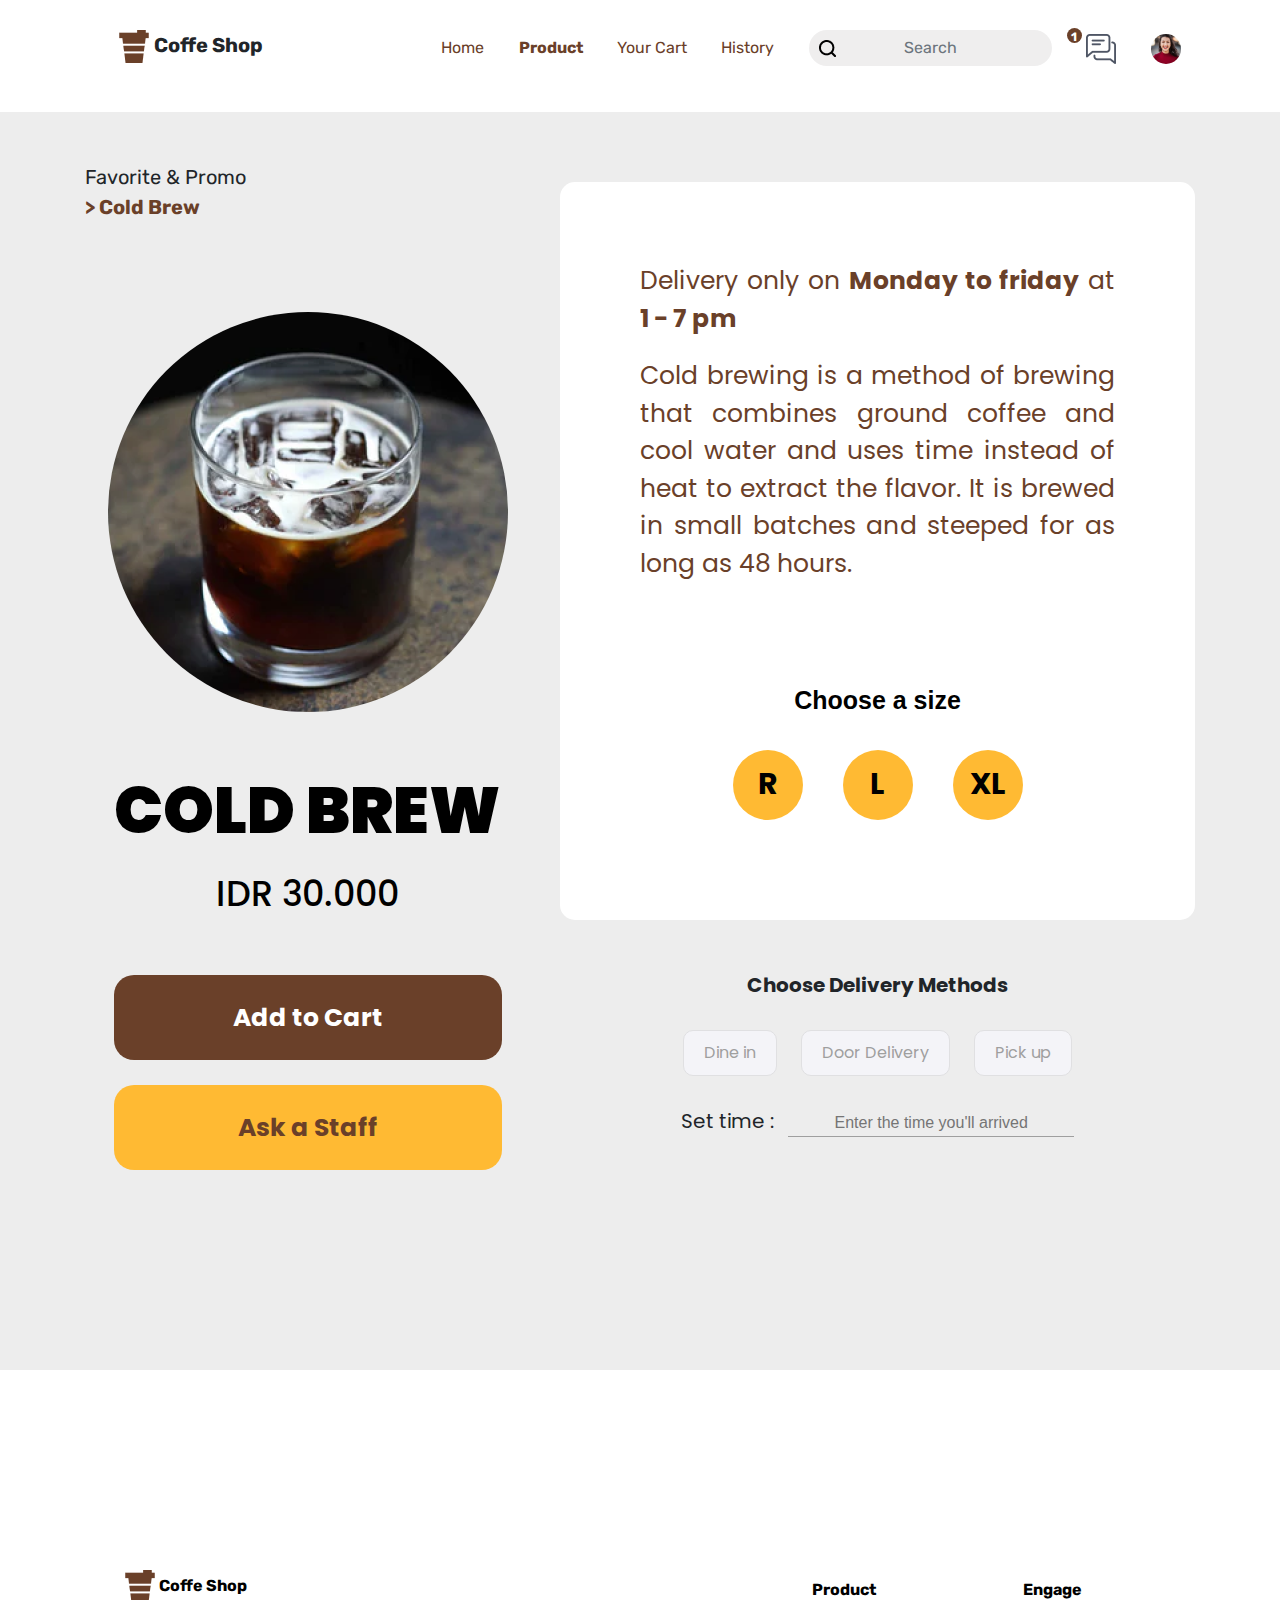
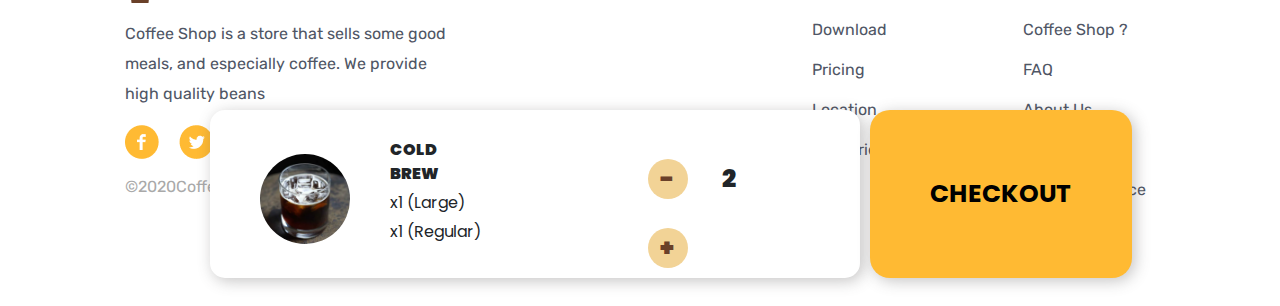
<file: detailProduct/index.html>
<!DOCTYPE html>
<html lang="en">
  <head>
    <meta charset="UTF-8" />
    <meta name="viewport" content="width=device-width, initial-scale=1.0" />
    <title>Coffe Shop</title>
    <link
      rel="stylesheet"
      href="https://maxcdn.bootstrapcdn.com/bootstrap/4.0.0/css/bootstrap.min.css"
      integrity="sha384-Gn5384xqQ1aoWXA+058RXPxPg6fy4IWvTNh0E263XmFcJlSAwiGgFAW/dAiS6JXm"
      crossorigin="anonymous"
    />
    <link rel="stylesheet" href="style.css" />
  </head>
  <body>
    <div class="container-fluid">
      <header>
        <ul class="header-brand">
          <li class="logo">
            <img src="img/coffee-logo.png" alt="coffee-logo" />
          </li>
          <li class="text">Coffe Shop</li>
        </ul>
        <ul class="header-menu">
          <li class="home"><a href="../product/index.html">Home</a></li>
          <li class="product">
            <a href="index.html">Product</a>
          </li>
          <li class="cart"><a href="../payment/index.html">Your Cart</a></li>
          <li class="history"><a href="../history/index.html">History</a></li>
          <li class="img-search">
            <img src="img/input-search.png" alt="icon" />
            <input
              type="text"
              class="form-control"
              placeholder="Search"
              id="search"
            />
          </li>
          <li class="img-chat">
            <span class="badge">1</span>
            <img src="img/chat.png" alt="chat" />
          </li>
          <li class="img-user"><img src="img/user.png" alt="account" /></li>
        </ul>
      </header>
      <main>
        <div class="container">
          <div class="row">
            <div class="col-md-5">
              <aside>
                <div>
                  <div class="nav-aside">
                    <div class="nav">Favorite & Promo</div>
                    <div class="nav-active">> Cold Brew</div>
                  </div>
                  <div class="product-item">
                    <img src="img/detail-img.png" alt="image-item" />
                    <div class="detail">
                      <label class="name-product">COLD BREW</label>
                      <label class="price-product">IDR 30.000</label>
                    </div>
                  </div>
                </div>
                <button class="btn-add">Add to Cart</button><br />
                <button class="btn-ask">Ask a Staff</button>
              </aside>
            </div>
            <div class="col-md-7">
              <section>
                <div class="card">
                  <div class="card-body">
                    <div class="text1">
                      Delivery only on <strong>Monday to friday</strong> at
                      <strong>1 - 7 pm</strong>
                    </div>
                    <div class="text2">
                      Cold brewing is a method of brewing that combines ground
                      coffee and cool water and uses time instead of heat to
                      extract the flavor. It is brewed in small batches and
                      steeped for as long as 48 hours.
                    </div>
                    <div class="size">
                      <label class="text-size">Choose a size</label>
                      <div class="size-img">
                        <div class="round-size">R</div>
                        <div class="round-size">L</div>
                        <div class="round-size">XL</div>
                      </div>
                    </div>
                  </div>
                </div>
                <div class="delivery-method">
                  <label class="text-deliv">Choose Delivery Methods</label>
                  <div class="btn-deliv">
                    <button>Dine in</button>
                    <button>Door Delivery</button>
                    <button>Pick up</button>
                  </div>
                  <div>
                    <label class="input-label">Set time : </label>
                    <input
                      type="text"
                      placeholder="Enter the time you'll arrived"
                    />
                  </div>
                </div>
              </section>
            </div>
          </div>
        </div>
      </main>
      <div class="footer-background">
        <div class="checkout-item">
          <div class="card">
            <div class="card-body">
              <div class="checkout-img">
                <img src="img/detail-img.png" alt="detail-img" />
              </div>
              <div class="checkout-text">
                <ul class="kind-item">
                  <li class="item-name">COLD BREW</li>
                  <li>x1 (Large)</li>
                  <li>x1 (Regular)</li>
                </ul>
              </div>
              <div class="checkout-total">
                <button>-</button>
                <label>2</label>
                <button>+</button>
              </div>
            </div>
          </div>
        </div>
        <div class="check-out">
          <button>CHECKOUT</button>
        </div>
        <div class="container">
          <footer>
            <div class="footer-profile">
              <ul class="footer-brand">
                <li class="logo">
                  <img src="img/coffee-logo.png" alt="coffee-logo" />
                </li>
                <li class="text">Coffe Shop</li>
              </ul>
              <p class="profile-text">
                Coffee Shop is a store that sells some good <br />
                meals, and especially coffee. We provide <br />high quality
                beans
              </p>
              <ul class="footer-medsos">
                <li>
                  <img src="img/fb.png" alt="facebook" />
                </li>
                <li>
                  <img src="img/twitter.png" alt="twitter" />
                </li>
                <li>
                  <img src="img/instagram.png" alt="twitter" />
                </li>
              </ul>
              <p class="text-copy">©2020CoffeeStore</p>
            </div>
            <ul class="footer-product">
              <li class="label-product">Product</li>
              <li>Download</li>
              <li>Pricing</li>
              <li>Location</li>
              <li>Countries</li>
              <li>Blog</li>
            </ul>
            <ul class="footer-engage">
              <li class="label-engage">Engage</li>
              <li>Coffee Shop ?</li>
              <li>FAQ</li>
              <li>About Us</li>
              <li>Privacy Policy</li>
              <li>Terms of Service</li>
              <!-- <li>Terms of Service</li> -->
            </ul>
          </footer>
        </div>
      </div>
    </div>
  </body>
</html>
</file>
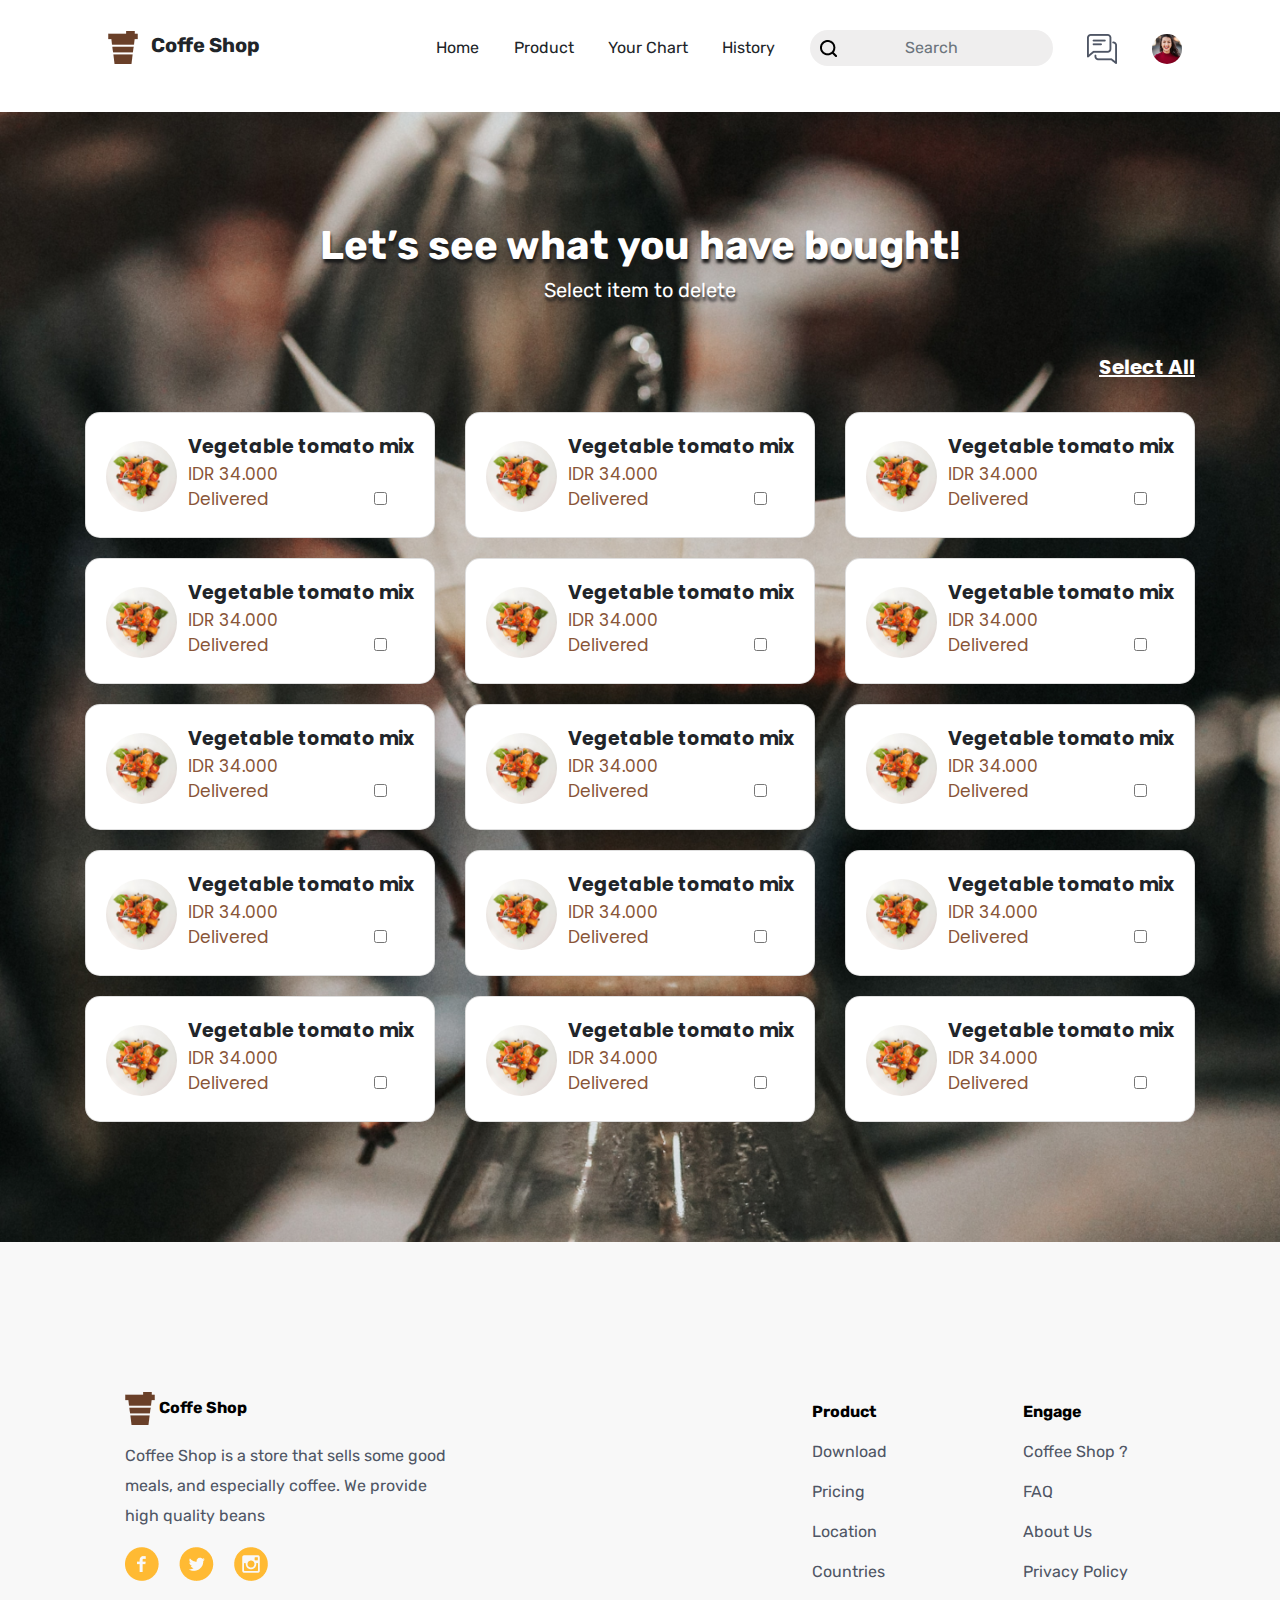
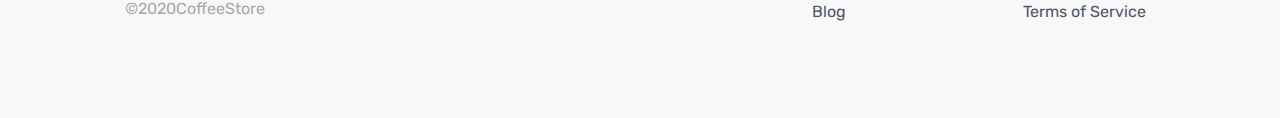
<file: history/index.html>
<!DOCTYPE html>
<html lang="en">
  <head>
    <meta charset="UTF-8" />
    <meta name="viewport" content="width=device-width, initial-scale=1.0" />
    <title>Coffe Shop</title>
    <link
      rel="stylesheet"
      href="https://maxcdn.bootstrapcdn.com/bootstrap/4.0.0/css/bootstrap.min.css"
      integrity="sha384-Gn5384xqQ1aoWXA+058RXPxPg6fy4IWvTNh0E263XmFcJlSAwiGgFAW/dAiS6JXm"
      crossorigin="anonymous"
    />
    <link
      rel="stylesheet"
      href="https://use.fontawesome.com/releases/v5.6.3/css/all.css"
      integrity="sha384-UHRtZLI+pbxtHCWp1t77Bi1L4ZtiqrqD80Kn4Z8NTSRyMA2Fd33n5dQ8lWUE00s/"
      crossorigin="anonymous"
    />
    <link rel="stylesheet" href="style.css" />
  </head>
  <body>
    <div class="container-fluid">
      <header>
        <ul class="header-brand">
          <li class="logo">
            <img src="img/coffee-logo.png" alt="coffee-logo" />
          </li>
          <li class="text">Coffe Shop</li>
        </ul>
        <ul class="header-menu">
          <li>Home</li>
          <li>Product</li>
          <li>Your Chart</li>
          <li>History</li>
          <li class="img-search">
            <img src="img/input-search.png" alt="icon" />
            <input
              type="text"
              class="form-control"
              placeholder="Search"
              id="search"
            />
          </li>
          <li class="img-chat"><img src="img/chat.png" alt="chat" /></li>
          <li class="img-user"><img src="img/user.png" alt="account" /></li>
        </ul>
      </header>
      <main class="bg">
        <div class="container">
          <div class="title-history">
            <h2>Let’s see what you have bought!</h2>
            <h6>Select item to delete</h6>
          </div>
          <div class="btn-option">
            <a href="#">Select All</a>
          </div>
          <div class="row">
            <div class="col-md-4">
              <div class="card card-history">
                <div class="card-body">
                  <div class="image">
                    <img src="img/item-image.png" alt="image" />
                  </div>
                  <div class="text">
                    <div class="item-name">Vegetable tomato mix</div>
                    <div class="price-item">IDR 34.000</div>
                    <div class="status">
                      <label>Delivered</label>
                      <input type="checkbox" />
                    </div>
                  </div>
                </div>
              </div>
            </div>
            <div class="col-md-4">
              <div class="card card-history">
                <div class="card-body">
                  <div class="image">
                    <img src="img/item-image.png" alt="image" />
                  </div>
                  <div class="text">
                    <div class="item-name">Vegetable tomato mix</div>
                    <div class="price-item">IDR 34.000</div>
                    <div class="status">
                      <label>Delivered</label>
                      <input type="checkbox" />
                    </div>
                  </div>
                </div>
              </div>
            </div>
            <div class="col-md-4">
              <div class="card card-history">
                <div class="card-body">
                  <div class="image">
                    <img src="img/item-image.png" alt="image" />
                  </div>
                  <div class="text">
                    <div class="item-name">Vegetable tomato mix</div>
                    <div class="price-item">IDR 34.000</div>
                    <div class="status">
                      <label>Delivered</label>
                      <input type="checkbox" />
                    </div>
                  </div>
                </div>
              </div>
            </div>
          </div>
          <div class="row">
            <div class="col-md-4">
              <div class="card card-history">
                <div class="card-body">
                  <div class="image">
                    <img src="img/item-image.png" alt="image" />
                  </div>
                  <div class="text">
                    <div class="item-name">Vegetable tomato mix</div>
                    <div class="price-item">IDR 34.000</div>
                    <div class="status">
                      <label>Delivered</label>
                      <input type="checkbox" />
                    </div>
                  </div>
                </div>
              </div>
            </div>
            <div class="col-md-4">
              <div class="card card-history">
                <div class="card-body">
                  <div class="image">
                    <img src="img/item-image.png" alt="image" />
                  </div>
                  <div class="text">
                    <div class="item-name">Vegetable tomato mix</div>
                    <div class="price-item">IDR 34.000</div>
                    <div class="status">
                      <label>Delivered</label>
                      <input type="checkbox" />
                    </div>
                  </div>
                </div>
              </div>
            </div>
            <div class="col-md-4">
              <div class="card card-history">
                <div class="card-body">
                  <div class="image">
                    <img src="img/item-image.png" alt="image" />
                  </div>
                  <div class="text">
                    <div class="item-name">Vegetable tomato mix</div>
                    <div class="price-item">IDR 34.000</div>
                    <div class="status">
                      <label>Delivered</label>
                      <input type="checkbox" />
                    </div>
                  </div>
                </div>
              </div>
            </div>
          </div>
          <div class="row">
            <div class="col-md-4">
              <div class="card card-history">
                <div class="card-body">
                  <div class="image">
                    <img src="img/item-image.png" alt="image" />
                  </div>
                  <div class="text">
                    <div class="item-name">Vegetable tomato mix</div>
                    <div class="price-item">IDR 34.000</div>
                    <div class="status">
                      <label>Delivered</label>
                      <input type="checkbox" />
                    </div>
                  </div>
                </div>
              </div>
            </div>
            <div class="col-md-4">
              <div class="card card-history">
                <div class="card-body">
                  <div class="image">
                    <img src="img/item-image.png" alt="image" />
                  </div>
                  <div class="text">
                    <div class="item-name">Vegetable tomato mix</div>
                    <div class="price-item">IDR 34.000</div>
                    <div class="status">
                      <label>Delivered</label>
                      <input type="checkbox" />
                    </div>
                  </div>
                </div>
              </div>
            </div>
            <div class="col-md-4">
              <div class="card card-history">
                <div class="card-body">
                  <div class="image">
                    <img src="img/item-image.png" alt="image" />
                  </div>
                  <div class="text">
                    <div class="item-name">Vegetable tomato mix</div>
                    <div class="price-item">IDR 34.000</div>
                    <div class="status">
                      <label>Delivered</label>
                      <input type="checkbox" />
                    </div>
                  </div>
                </div>
              </div>
            </div>
          </div>
          <div class="row">
            <div class="col-md-4">
              <div class="card card-history">
                <div class="card-body">
                  <div class="image">
                    <img src="img/item-image.png" alt="image" />
                  </div>
                  <div class="text">
                    <div class="item-name">Vegetable tomato mix</div>
                    <div class="price-item">IDR 34.000</div>
                    <div class="status">
                      <label>Delivered</label>
                      <input type="checkbox" />
                    </div>
                  </div>
                </div>
              </div>
            </div>
            <div class="col-md-4">
              <div class="card card-history">
                <div class="card-body">
                  <div class="image">
                    <img src="img/item-image.png" alt="image" />
                  </div>
                  <div class="text">
                    <div class="item-name">Vegetable tomato mix</div>
                    <div class="price-item">IDR 34.000</div>
                    <div class="status">
                      <label>Delivered</label>
                      <input type="checkbox" />
                    </div>
                  </div>
                </div>
              </div>
            </div>
            <div class="col-md-4">
              <div class="card card-history">
                <div class="card-body">
                  <div class="image">
                    <img src="img/item-image.png" alt="image" />
                  </div>
                  <div class="text">
                    <div class="item-name">Vegetable tomato mix</div>
                    <div class="price-item">IDR 34.000</div>
                    <div class="status">
                      <label>Delivered</label>
                      <input type="checkbox" />
                    </div>
                  </div>
                </div>
              </div>
            </div>
          </div>
          <div class="row">
            <div class="col-md-4">
              <div class="card card-history">
                <div class="card-body">
                  <div class="image">
                    <img src="img/item-image.png" alt="image" />
                  </div>
                  <div class="text">
                    <div class="item-name">Vegetable tomato mix</div>
                    <div class="price-item">IDR 34.000</div>
                    <div class="status">
                      <label>Delivered</label>
                      <input type="checkbox" />
                    </div>
                  </div>
                </div>
              </div>
            </div>
            <div class="col-md-4">
              <div class="card card-history">
                <div class="card-body">
                  <div class="image">
                    <img src="img/item-image.png" alt="image" />
                  </div>
                  <div class="text">
                    <div class="item-name">Vegetable tomato mix</div>
                    <div class="price-item">IDR 34.000</div>
                    <div class="status">
                      <label>Delivered</label>
                      <input type="checkbox" />
                    </div>
                  </div>
                </div>
              </div>
            </div>
            <div class="col-md-4">
              <div class="card card-history">
                <div class="card-body">
                  <div class="image">
                    <img src="img/item-image.png" alt="image" />
                  </div>
                  <div class="text">
                    <div class="item-name">Vegetable tomato mix</div>
                    <div class="price-item">IDR 34.000</div>
                    <div class="status">
                      <label>Delivered</label>
                      <input type="checkbox" />
                    </div>
                  </div>
                </div>
              </div>
            </div>
          </div>
        </div>
      </main>
      <div class="footer-background">
        <div class="container">
          <footer>
            <div class="footer-profile">
              <ul class="footer-brand">
                <li class="logo">
                  <img src="img/coffee-logo.png" alt="coffee-logo" />
                </li>
                <li class="text">Coffe Shop</li>
              </ul>
              <p class="profile-text">
                Coffee Shop is a store that sells some good <br />
                meals, and especially coffee. We provide <br />high quality
                beans
              </p>
              <ul class="footer-medsos">
                <li>
                  <img src="img/fb.png" alt="facebook" />
                </li>
                <li>
                  <img src="img/twitter.png" alt="twitter" />
                </li>
                <li>
                  <img src="img/instagram.png" alt="twitter" />
                </li>
              </ul>
              <p class="text-copy">©2020CoffeeStore</p>
            </div>
            <ul class="footer-product">
              <li class="label-product">Product</li>
              <li>Download</li>
              <li>Pricing</li>
              <li>Location</li>
              <li>Countries</li>
              <li>Blog</li>
            </ul>
            <ul class="footer-engage">
              <li class="label-engage">Engage</li>
              <li>Coffee Shop ?</li>
              <li>FAQ</li>
              <li>About Us</li>
              <li>Privacy Policy</li>
              <li>Terms of Service</li>
            </ul>
          </footer>
        </div>
      </div>
    </div>
  </body>
</html>
</file>
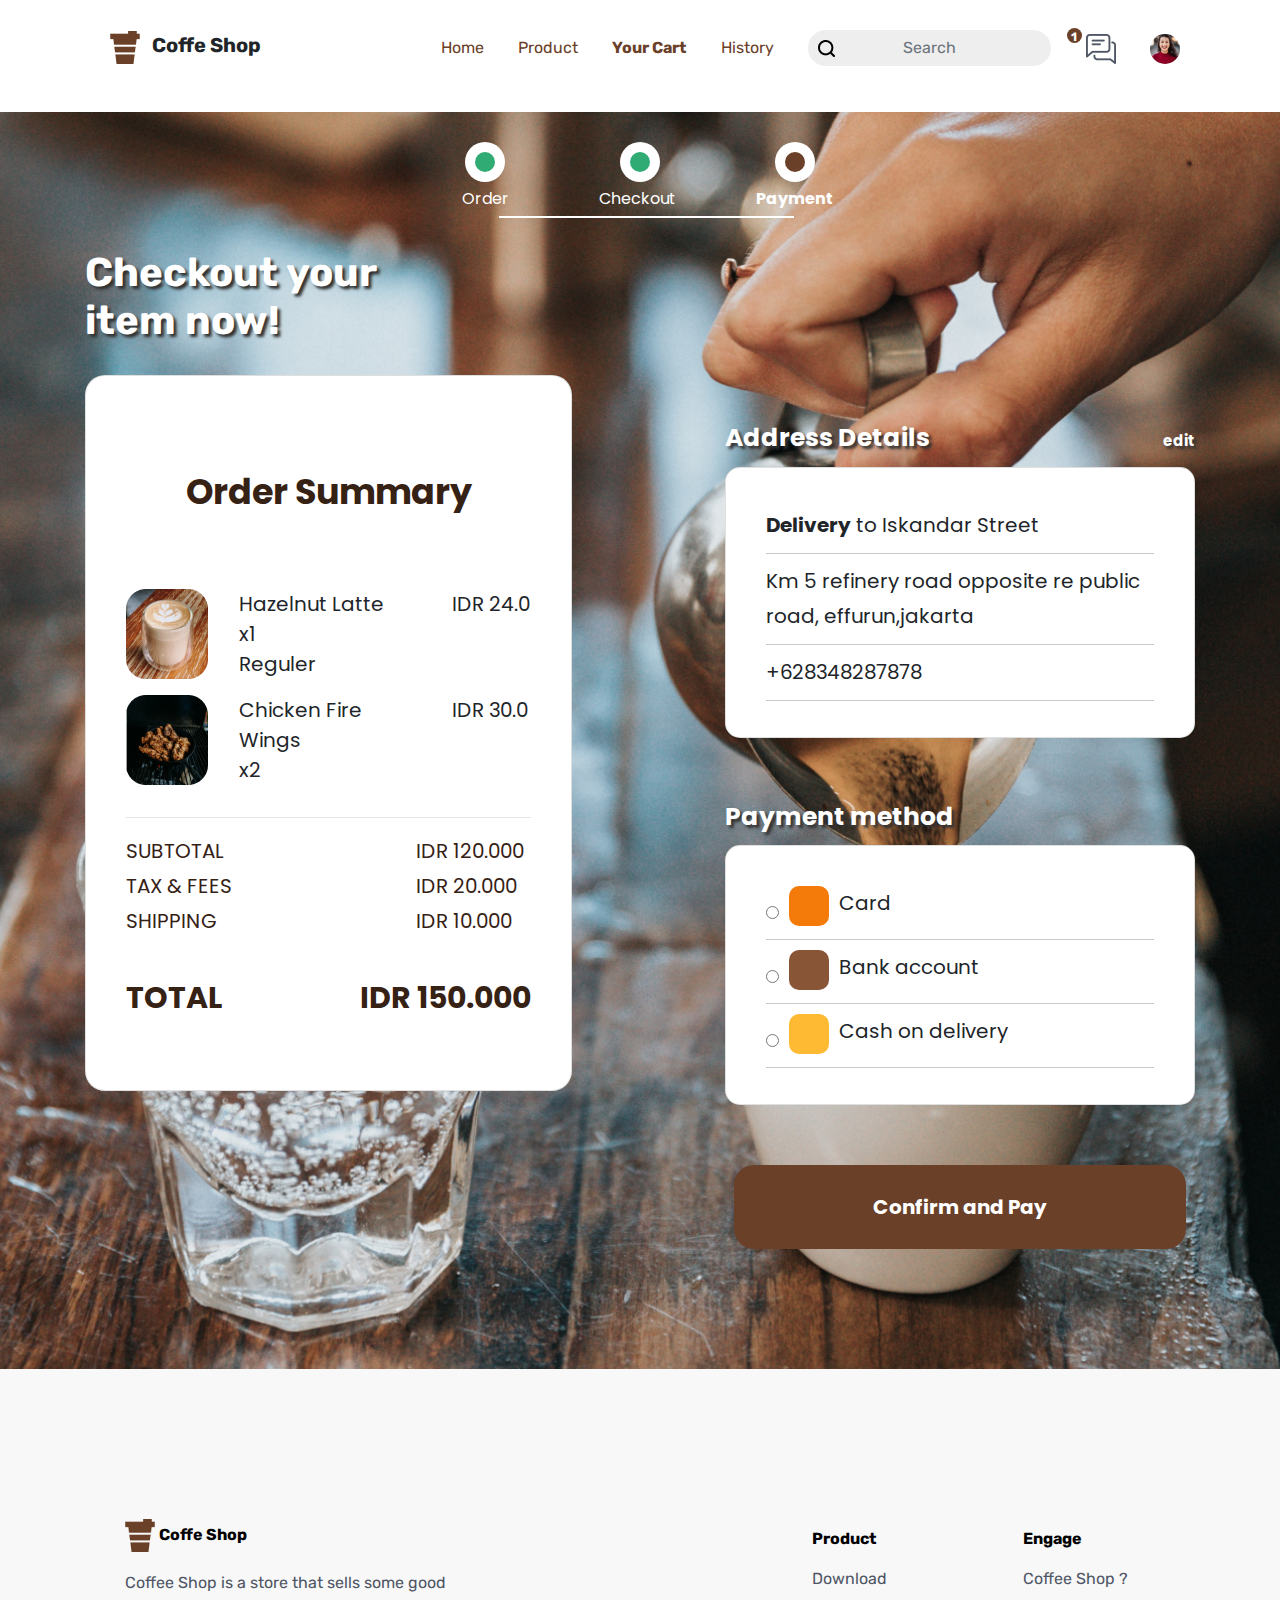
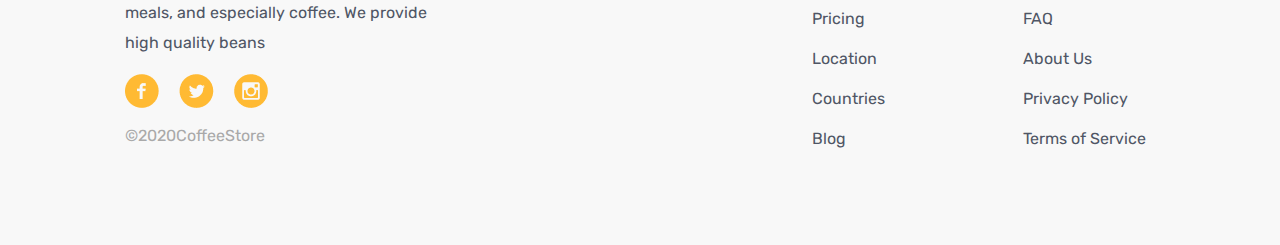
<file: payment/index.html>
<!DOCTYPE html>
<html lang="en">
  <head>
    <meta charset="UTF-8" />
    <meta name="viewport" content="width=device-width, initial-scale=1.0" />
    <title>Coffe Shop</title>
    <link
      rel="stylesheet"
      href="https://maxcdn.bootstrapcdn.com/bootstrap/4.0.0/css/bootstrap.min.css"
      integrity="sha384-Gn5384xqQ1aoWXA+058RXPxPg6fy4IWvTNh0E263XmFcJlSAwiGgFAW/dAiS6JXm"
      crossorigin="anonymous"
    />
    <link
      rel="stylesheet"
      href="https://use.fontawesome.com/releases/v5.6.3/css/all.css"
      integrity="sha384-UHRtZLI+pbxtHCWp1t77Bi1L4ZtiqrqD80Kn4Z8NTSRyMA2Fd33n5dQ8lWUE00s/"
      crossorigin="anonymous"
    />
    <link rel="stylesheet" href="style.css" />
  </head>
  <body>
    <div class="container-fluid">
      <header>
        <ul class="header-brand">
          <li class="logo">
            <img src="img/coffee-logo.png" alt="coffee-logo" />
          </li>
          <li class="text">Coffe Shop</li>
        </ul>
        <ul class="header-menu">
          <li class="home"><a href="index.html">Home</a></li>
          <li class="product">
            <a href="../detailProduct/index.html">Product</a>
          </li>
          <li class="cart"><a href="../payment/index.html">Your Cart</a></li>
          <li class="history"><a href="../history/index.html">History</a></li>
          <li class="img-search">
            <img src="img/input-search.png" alt="icon" />
            <input
              type="text"
              class="form-control"
              placeholder="Search"
              id="search"
            />
          </li>
          <li class="img-chat">
            <span class="badge">1</span>
            <img src="img/chat.png" alt="chat" />
          </li>
          <li class="img-user"><img src="img/user.png" alt="account" /></li>
        </ul>
      </header>
      <main class="bg">
        <div class="container">
          <div class="bar">
            <div class="progres-bar">
              <div class="circle-icon">
                <div class="check-icon">
                  <span class="fas fa-check fa-xs"></span>
                </div>
              </div>
              <div class="circle-icon add-space">
                <div class="check-icon">
                  <span class="fas fa-check fa-xs"></span>
                </div>
              </div>
              <div class="circle-icon">
                <div class="uncheck-icon"></div>
              </div>
              <div class="progres-line"></div>
            </div>
            <div class="label-progres">
              <label>Order</label>
              <label class="label-space">Checkout</label>
              <strong><label>Payment</label></strong>
            </div>
          </div>
          <div class="row">
            <div class="col-md-6">
              <aside>
                <h2 class="title">Checkout your item now!</h2>
                <div class="card">
                  <div class="card-body">
                    <div class="summary">Order Summary</div>
                    <div class="row">
                      <div class="col-md-2 col-sm-2 col-xs-2 img">
                        <img src="img/image36.png" alt="img" />
                      </div>
                      <div class="col-md-7 col-sm-7 col-xs-7">
                        <ul class="list-item">
                          <li>Hazelnut Latte</li>
                          <li>x1</li>
                          <li>Reguler</li>
                        </ul>
                      </div>
                      <div class="col-md-3 col-sm-3 col-xs-3">
                        <div class="price-item">IDR 24.0</div>
                      </div>
                    </div>
                    <div class="row">
                      <div class="col-md-2 col-sm-2 col-xs-2 img">
                        <img src="img/image37.png" alt="img" />
                      </div>
                      <div class="col-md-7 col-sm-7 col-xs-7">
                        <ul class="list-item">
                          <li>Chicken Fire Wings</li>
                          <li>x2</li>
                          <li></li>
                        </ul>
                      </div>
                      <div class="col-md-3 col-sm-3 col-xs-3">
                        <div class="price-item">IDR 30.0</div>
                      </div>
                    </div>
                    <hr />
                    <div class="row subtotal">
                      <div class="col-md-8 col-sm-8 label">
                        <ul>
                          <li>SUBTOTAL</li>
                          <li>TAX & FEES</li>
                          <li>SHIPPING</li>
                        </ul>
                      </div>
                      <div class="col-md-4 col-sm-4 price">
                        <ul>
                          <li>IDR 120.000</li>
                          <li>IDR 20.000</li>
                          <li>IDR 10.000</li>
                        </ul>
                      </div>
                    </div>
                    <div class="row total">
                      <div class="col-md-6 col-sm-6">
                        <div class="text-total">TOTAL</div>
                      </div>
                      <div class="col-md-6 col-sm-6">
                        <div class="price-total">IDR 150.000</div>
                      </div>
                    </div>
                  </div>
                </div>
              </aside>
            </div>
            <div class="col-md-6">
              <section>
                <div class="address-payment">
                  <div class="title">
                    <div class="text">Address Details</div>
                    <div class="edit-address">edit</div>
                  </div>
                  <div class="card">
                    <div class="card-body">
                      <ul>
                        <li><strong>Delivery</strong> to Iskandar Street</li>
                        <li>
                          Km 5 refinery road opposite re public road,
                          effurun,jakarta
                        </li>
                        <li>+628348287878</li>
                      </ul>
                    </div>
                  </div>
                  <div class="title">
                    <div class="text">Payment method</div>
                  </div>
                  <div class="card">
                    <div class="card-body">
                      <ul>
                        <li class="method-pay">
                          <input type="radio" name="pay" id="pay" /><i
                            class="fas fa-credit-card"
                          ></i
                          ><label>Card</label>
                        </li>
                        <li class="method-pay">
                          <input type="radio" name="pay" id="pay" /><i
                            class="fas fa-university"
                          ></i
                          ><label>Bank account</label>
                        </li>
                        <li class="method-pay">
                          <input type="radio" name="pay" id="pay" />
                          <i class="fas fa-truck"></i>
                          <label>Cash on delivery</label>
                        </li>
                      </ul>
                    </div>
                  </div>
                  <center><button>Confirm and Pay</button></center>
                </div>
              </section>
            </div>
          </div>
        </div>
      </main>
      <div class="footer-background">
        <div class="container">
          <footer>
            <div class="footer-profile">
              <ul class="footer-brand">
                <li class="logo">
                  <img src="img/coffee-logo.png" alt="coffee-logo" />
                </li>
                <li class="text">Coffe Shop</li>
              </ul>
              <p class="profile-text">
                Coffee Shop is a store that sells some good <br />
                meals, and especially coffee. We provide <br />high quality
                beans
              </p>
              <ul class="footer-medsos">
                <li>
                  <img src="img/fb.png" alt="facebook" />
                </li>
                <li>
                  <img src="img/twitter.png" alt="twitter" />
                </li>
                <li>
                  <img src="img/instagram.png" alt="twitter" />
                </li>
              </ul>
              <p class="text-copy">©2020CoffeeStore</p>
            </div>
            <ul class="footer-product">
              <li class="label-product">Product</li>
              <li>Download</li>
              <li>Pricing</li>
              <li>Location</li>
              <li>Countries</li>
              <li>Blog</li>
            </ul>
            <ul class="footer-engage">
              <li class="label-engage">Engage</li>
              <li>Coffee Shop ?</li>
              <li>FAQ</li>
              <li>About Us</li>
              <li>Privacy Policy</li>
              <li>Terms of Service</li>
              <!-- <li></li> -->
            </ul>
          </footer>
        </div>
      </div>
    </div>
  </body>
</html>
</file>
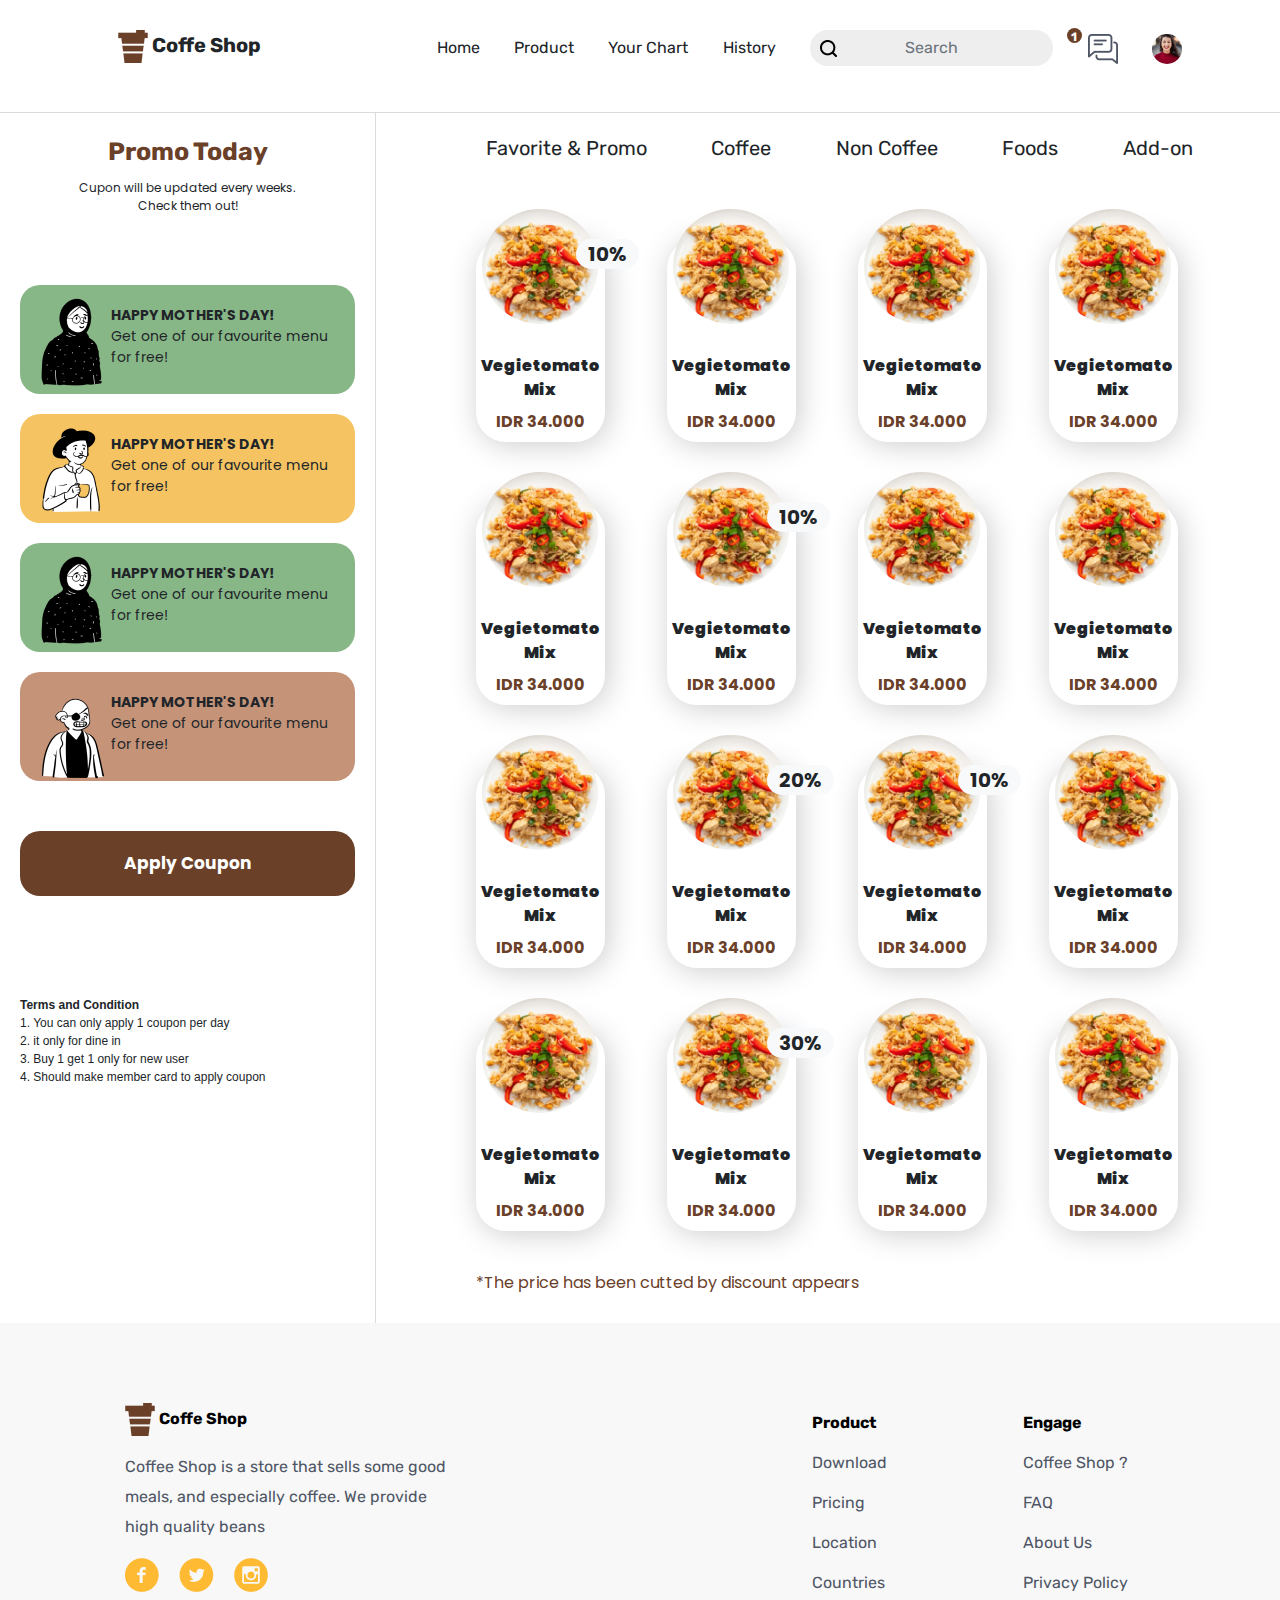
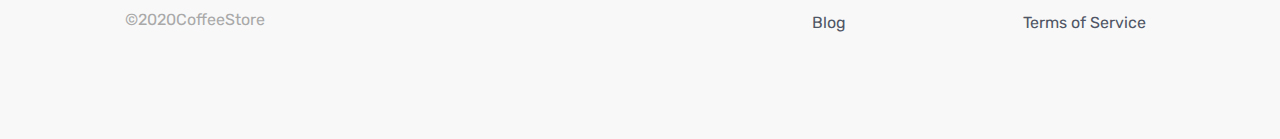
<file: product/index.html>
<!DOCTYPE html>
<html lang="en">
  <head>
    <meta charset="UTF-8" />
    <meta name="viewport" content="width=device-width, initial-scale=1.0" />
    <title>Coffe Shop</title>
    <link
      rel="stylesheet"
      href="https://maxcdn.bootstrapcdn.com/bootstrap/4.0.0/css/bootstrap.min.css"
      integrity="sha384-Gn5384xqQ1aoWXA+058RXPxPg6fy4IWvTNh0E263XmFcJlSAwiGgFAW/dAiS6JXm"
      crossorigin="anonymous"
    />
    <link rel="stylesheet" href="style.css" />
  </head>
  <body>
    <div class="container-fluid">
      <header>
        <ul class="header-brand">
          <li class="logo">
            <img src="img/coffee-logo.png" alt="coffee-logo" />
          </li>
          <li class="text">Coffe Shop</li>
        </ul>
        <ul class="header-menu">
          <li>Home</li>
          <li>Product</li>
          <li>Your Chart</li>
          <li>History</li>
          <li class="img-search">
            <img src="img/input-search.png" alt="icon" />
            <input
              type="text"
              class="form-control"
              placeholder="Search"
              id="search"
            />
          </li>
          <li class="img-chat">
            <span class="badge">1</span>
            <img src="img/chat.png" alt="chat" />
          </li>
          <li class="img-user"><img src="img/user.png" alt="account" /></li>
        </ul>
      </header>
      <main>
        <aside>
          <label class="aside-title">Promo Today</label>
          <p class="aside-text">
            Cupon will be updated every weeks. <br />
            Check them out!
          </p>
          <div class="aside-card">
            <div class="card-item row">
              <div class="card-image col-3">
                <img src="img/aside-icon.png" />
              </div>
              <div class="card-text col-9">
                <strong>HAPPY MOTHER'S DAY!</strong>
                <p>Get one of our favourite menu for free!</p>
              </div>
            </div>
          </div>
          <div class="aside-card" style="background-color: #f5c361">
            <div class="card-item row">
              <div class="card-image col-3">
                <img src="img/aside-icon2.png" />
              </div>
              <div class="card-text col-9">
                <strong>HAPPY MOTHER'S DAY!</strong>
                <p>Get one of our favourite menu for free!</p>
              </div>
            </div>
          </div>
          <div class="aside-card">
            <div class="card-item row">
              <div class="card-image col-3">
                <img src="img/aside-icon.png" />
              </div>
              <div class="card-text col-9">
                <strong>HAPPY MOTHER'S DAY!</strong>
                <p>Get one of our favourite menu for free!</p>
              </div>
            </div>
          </div>
          <div class="aside-card" style="background-color: #c49378">
            <div class="card-item row">
              <div class="card-image col-3">
                <img src="img/aside-icon3.png" />
              </div>
              <div class="card-text col-9">
                <strong>HAPPY MOTHER'S DAY!</strong>
                <p>Get one of our favourite menu for free!</p>
              </div>
            </div>
          </div>
          <div class="aside-btn">Apply Coupon</div>
          <div class="aside-terms">
            <ul>
              <li><strong>Terms and Condition</strong></li>
              <li>1. You can only apply 1 coupon per day</li>
              <li>2. it only for dine in</li>
              <li>3. Buy 1 get 1 only for new user</li>
              <li>4. Should make member card to apply coupon</li>
            </ul>
            <p></p>
          </div>
        </aside>
        <div class="flex-main">
          <section>
            <ul class="section-menu">
              <li>Favorite & Promo</li>
              <li>Coffee</li>
              <li>Non Coffee</li>
              <li>Foods</li>
              <li>Add-on</li>
            </ul>
            <div class="list-menu">
              <div class="row">
                <div class="col-lg-3 col-sm-6 col-xs-6">
                  <div class="card-menu">
                    <span class="badge badge-pill badge-light">10%</span>
                    <img src="img/food-1.png" alt="menu" />
                    <label class="name-menu">Vegietomato Mix</label><br />
                    <label class="price-menu">IDR 34.000</label>
                  </div>
                </div>
                <div class="col-lg-3 col-sm-6 col-xs-6">
                  <div class="card-menu">
                    <img src="img/food-1.png" alt="menu" />
                    <label class="name-menu">Vegietomato Mix</label><br />
                    <label class="price-menu">IDR 34.000</label>
                  </div>
                </div>
                <div class="col-lg-3 col-sm-6 col-xs-6">
                  <div class="card-menu">
                    <img src="img/food-1.png" alt="menu" />
                    <label class="name-menu">Vegietomato Mix</label><br />
                    <label class="price-menu">IDR 34.000</label>
                  </div>
                </div>
                <div class="col-lg-3 col-sm-6 col-xs-6">
                  <div class="card-menu">
                    <img src="img/food-1.png" alt="menu" />
                    <label class="name-menu">Vegietomato Mix</label><br />
                    <label class="price-menu">IDR 34.000</label>
                  </div>
                </div>
              </div>
              <div class="row justify-content-sm-center">
                <div class="col-md-3 col-sm-6 col-xs-6">
                  <div class="card-menu">
                    <img src="img/food-1.png" alt="menu" />
                    <label class="name-menu">Vegietomato Mix</label><br />
                    <label class="price-menu">IDR 34.000</label>
                  </div>
                </div>
                <div class="col-md-3 col-sm-6 col-xs-6">
                  <div class="card-menu">
                    <img src="img/food-1.png" alt="menu" />
                    <span class="badge badge-pill badge-light">10%</span>
                    <label class="name-menu">Vegietomato Mix</label><br />
                    <label class="price-menu">IDR 34.000</label>
                  </div>
                </div>
                <div class="col-md-3 col-sm-6 col-xs-6">
                  <div class="card-menu">
                    <img src="img/food-1.png" alt="menu" />
                    <label class="name-menu">Vegietomato Mix</label><br />
                    <label class="price-menu">IDR 34.000</label>
                  </div>
                </div>
                <div class="col-md-3 col-sm-6 col-xs-6">
                  <div class="card-menu">
                    <img src="img/food-1.png" alt="menu" />
                    <label class="name-menu">Vegietomato Mix</label><br />
                    <label class="price-menu">IDR 34.000</label>
                  </div>
                </div>
              </div>
              <div class="row justify-content-sm-center">
                <div class="col-md-3 col-sm-6 col-xs-6">
                  <div class="card-menu">
                    <img src="img/food-1.png" alt="menu" />
                    <label class="name-menu">Vegietomato Mix</label><br />
                    <label class="price-menu">IDR 34.000</label>
                  </div>
                </div>
                <div class="col-md-3 col-sm-6 col-xs-6">
                  <div class="card-menu">
                    <span class="badge badge-pill badge-light">20%</span>
                    <img src="img/food-1.png" alt="menu" />
                    <label class="name-menu">Vegietomato Mix</label><br />
                    <label class="price-menu">IDR 34.000</label>
                  </div>
                </div>
                <div class="col-md-3 col-sm-6 col-xs-6">
                  <div class="card-menu">
                    <img src="img/food-1.png" alt="menu" />
                    <span class="badge badge-pill badge-light">10%</span>
                    <label class="name-menu">Vegietomato Mix</label><br />
                    <label class="price-menu">IDR 34.000</label>
                  </div>
                </div>
                <div class="col-md-3 col-sm-6 col-xs-6">
                  <div class="card-menu">
                    <img src="img/food-1.png" alt="menu" />
                    <label class="name-menu">Vegietomato Mix</label><br />
                    <label class="price-menu">IDR 34.000</label>
                  </div>
                </div>
              </div>
              <div class="row justify-content-sm-center">
                <div class="col-md-3 col-sm-6 col-xs-6">
                  <div class="card-menu">
                    <img src="img/food-1.png" alt="menu" />
                    <label class="name-menu">Vegietomato Mix</label><br />
                    <label class="price-menu">IDR 34.000</label>
                  </div>
                </div>
                <div class="col-md-3 col-sm-6 col-xs-6">
                  <div class="card-menu">
                    <img src="img/food-1.png" alt="menu" />
                    <span class="badge badge-pill badge-light">30%</span>
                    <label class="name-menu">Vegietomato Mix</label><br />
                    <label class="price-menu">IDR 34.000</label>
                  </div>
                </div>
                <div class="col-md-3 col-sm-6 col-xs-6">
                  <div class="card-menu">
                    <img src="img/food-1.png" alt="menu" />
                    <label class="name-menu">Vegietomato Mix</label><br />
                    <label class="price-menu">IDR 34.000</label>
                  </div>
                </div>
                <div class="col-md-3 col-sm-6 col-xs-6">
                  <div class="card-menu">
                    <img src="img/food-1.png" alt="menu" />
                    <label class="name-menu">Vegietomato Mix</label><br />
                    <label class="price-menu">IDR 34.000</label>
                  </div>
                </div>
              </div>
              <label class="note"
                >*The price has been cutted by discount appears</label
              >
            </div>
          </section>
        </div>
      </main>
      <div class="footer-background">
        <div class="container">
          <footer>
            <div class="footer-profile">
              <ul class="footer-brand">
                <li class="logo">
                  <img src="img/coffee-logo.png" alt="coffee-logo" />
                </li>
                <li class="text">Coffe Shop</li>
              </ul>
              <p class="profile-text">
                Coffee Shop is a store that sells some good <br />
                meals, and especially coffee. We provide <br />high quality
                beans
              </p>
              <ul class="footer-medsos">
                <li>
                  <img src="img/fb.png" alt="facebook" />
                </li>
                <li>
                  <img src="img/twitter.png" alt="twitter" />
                </li>
                <li>
                  <img src="img/instagram.png" alt="twitter" />
                </li>
              </ul>
              <p class="text-copy">©2020CoffeeStore</p>
            </div>
            <ul class="footer-product">
              <li class="label-product">Product</li>
              <li>Download</li>
              <li>Pricing</li>
              <li>Location</li>
              <li>Countries</li>
              <li>Blog</li>
            </ul>
            <ul class="footer-engage">
              <li class="label-engage">Engage</li>
              <li>Coffee Shop ?</li>
              <li>FAQ</li>
              <li>About Us</li>
              <li>Privacy Policy</li>
              <li>Terms of Service</li>
            </ul>
          </footer>
        </div>
      </div>
    </div>
  </body>
</html>
</file>
<file: detailProduct/style.css>
@import url("https://fonts.googleapis.com/css2?family=Poppins:wght@400;700;900&family=Rubik:wght@300;400;500;600;700&display=swap");
.container-fluid {
  padding: 0px;
}
.container-fluid header {
  padding-top: 30px;
  padding-bottom: 30px;
  display: flex;
  justify-content: space-around;
}
header ul.header-brand {
  margin-left: 10px;
}
ul.header-brand li {
  display: inline-block;
}
ul.header-brand li {
  font-family: "Rubik", sans-serif;
  font-weight: bold;
  font-size: 20px;
}

ul.header-menu li {
  display: inline-block;
  font-family: "Rubik", sans-serif;
  font-size: 16px;
  padding-right: 30px;
  width: auto;
}
ul.header-menu li a {
  text-decoration: none;
  color: #6a4029;
}
ul.header-menu li a:hover {
  font-weight: 500;
}
ul.header-menu li.product a {
  font-weight: bold;
}
.header-menu li.img-user img {
  border-radius: 50%;
}
.img-search input {
  border-radius: 30px;
  background-color: #efeeee;
  border: none;
  text-align: center;
}
.img-search input:focus {
  outline: none;
  color: #6a4029;
  /* color: #6a4029; */
}
.form-control:focus {
  box-shadow: 0 0 0 0.2rem rgba(110, 62, 33, 0.274);
  background-color: #dbdbdb;
}
.img-search img {
  position: absolute;
  margin-top: 10px;
  margin-left: 10px;
}
.img-chat span.badge {
  width: 15px;
  height: 15px;
  background-color: #6a4029;
  color: white;
  border-radius: 50px;
  position: absolute;
  top: 28px;
  right: 15.5%;
}

main {
  background-color: #ededed;
  padding-bottom: 200px;
}
aside .nav-aside {
  font-family: "Rubik", sans-serif;
  font-size: 20px;
  text-align: left;
  margin-top: 50px;
}
.nav-aside .nav-active {
  font-weight: 700;
  color: #6a4029;
}
aside {
  text-align: center;
}
aside .product-item img {
  margin-top: 90px;
  margin-bottom: 50px;
  border-radius: 50%;
}
aside .product-item .name-product {
  font-family: "Poppins", sans-serif;
  font-weight: 900;
  font-size: 65px;
  color: black;
}
aside .product-item .price-product {
  font-family: "Poppins", sans-serif;
  font-weight: 500;
  font-size: 35px;
  color: black;
  margin-bottom: 30px;
}
aside .btn-add {
  background-color: #6a4029;
  color: white;
  font-family: "Poppins", sans-serif;
  font-weight: 700;
  font-size: 25px;
  border-radius: 20px;
  width: 388px;
  height: 85px;
  border: none;
  margin-top: 25px;
}
aside .btn-ask {
  background-color: #ffba33;
  color: #6a4029;
  font-family: "Poppins", sans-serif;
  font-weight: 700;
  font-size: 25px;
  border-radius: 20px;
  width: 388px;
  height: 85px;
  border: none;
  margin-top: 25px;
}
section .card {
  margin-top: 70px;
  border: none;
  border-radius: 15px;
  padding: 60px;
  margin-bottom: 50px;
}
.card-body .text1 {
  margin-bottom: 20px;
}
.card-body .text1,
.text2 {
  font-size: 25px;
  font-family: "Poppins", sans-serif;
  text-align: justify;
  color: #6a4029;
}
.size .text-size {
  color: black;
  font-size: 25px;
  font-weight: 700;
  display: flex;
  justify-content: center;
  margin-top: 100px;
  margin-bottom: 10px;
}
.size .size-img {
  display: flex;
  justify-content: center;
}
.size-img .round-size {
  background-color: #ffba33;
  width: 70px;
  height: 70px;
  line-height: 2.25;
  border-radius: 55px;
  font-family: "Poppins", sans-serif;
  font-weight: 700;
  font-size: 30px;
  color: black;
  text-align: center;
  margin: 20px;
}

section .delivery-method {
  display: flex;
  flex-direction: column;
  text-align: center;
}
.delivery-method .text-deliv {
  font-size: 20px;
  font-family: "Poppins", sans-serif;
  font-weight: 700;
  margin-bottom: 20px;
}
.btn-deliv button {
  font-family: "Poppins", sans-serif;
  font-size: 16px;
  line-height: 24px;
  font-weight: 400;
  background-color: #f4f4f8;
  color: #9f9f9f;
  padding: 10px 20px 10px 20px;
  border-radius: 10px;
  border: 1px solid #e0e0e2;
  margin: 10px;
}

.btn-deliv button:hover {
  background-color: #6a4029;
  color: white;
  border: 1px solid #6a4029;
  -webkit-box-shadow: 3px 3px 10px 0px #6a402954;
  -moz-box-shadow: 3px 3px 10px 0px #6a402954;
  box-shadow: 3px 3px 10px 0px #6a402954;
}
.delivery-method .input-label {
  font-family: "Poppins", sans-serif;
  font-size: 20px;
  margin-top: 20px;
  margin-right: 10px;
}

.delivery-method input {
  border: none;
  border-bottom: 1px solid #9f9f9f;
  background-color: #ededed;
  text-align: center;
  width: 45%;
}

.container footer {
  display: flex;
  padding-top: 200px;
  padding-bottom: 80px;
}

.footer-background {
  background-color: white;
}

footer .footer-profile {
  flex: 4;
}

footer .footer-product {
  flex: 1;
  height: 50px;
}

footer .footer-engage {
  flex: 1;
}

ul.footer-brand li {
  display: inline-block;
}

ul.footer-medsos li {
  display: inline-block;
  width: 50px;
}

ul.footer-brand li.text,
.label-engage,
.label-product {
  font-family: "Rubik", sans-serif;
  font-weight: bold;
  color: black;
}
.footer-profile p.profile-text {
  padding-left: 40px;
  line-height: 30px;
  font-family: "Rubik", sans-serif;
  color: #4f5665;
  font-weight: 400;
}
.footer-profile p.text-copy {
  font-family: "Rubik", sans-serif;
  padding-left: 40px;
  color: darkgrey;
  font-size: 16px;
}
footer .footer-product,
footer .footer-engage {
  list-style-type: none;
  line-height: 40px;
  font-family: "Rubik", sans-serif;
  color: #4f5665;
  font-weight: 400;
}

.check-out {
  position: absolute;
  left: 68%;
  top: 190%;
}
.check-out button {
  background-color: #ffba33;
  border-radius: 20px;
  padding: 60px;
  font-family: "Poppins", sans-serif;
  font-size: 25px;
  font-weight: bold;
  border: none;
  height: 168px;
}
.checkout-item .card {
  border-radius: 15px;
  border: none;
  position: absolute;
  left: 210px;
  top: 190%;
  height: 168px;
  width: 650px;
}

.checkout-item .card,
.check-out button {
  -webkit-box-shadow: 3px 3px 15px 0px #4e4c4b54;
  -moz-box-shadow: 3px 3px 15px 0px #4e4c4b54;
  box-shadow: 3px 3px 15px 0px #4e4c4b54;
}

.checkout-item .card-body {
  display: flex;
  justify-content: flex-start;
  align-items: center;
  padding-left: 50px;
  padding-right: 50px;
}
.checkout-img img {
  border-radius: 50%;
  width: 90px;
}
.checkout-text {
  margin-right: 160px;
}
ul.kind-item li {
  list-style: none;
  font-family: "Poppins", sans-serif;
  font-size: 20;
  margin-bottom: 5px;
}
ul.kind-item li.item-name {
  font-family: "Poppins", sans-serif;
  font-weight: 900;
  font-size: 25;
}
.checkout-total button {
  border: none;
  width: 40px;
  height: 40px;
  text-align: center;
  font-size: 12px;
  line-height: 1.428571429;
  border-radius: 25px;
  font-family: "Poppins", sans-serif;
  font-weight: 900;
  font-size: 25px;
  color: #6a4029;
  background-color: #f2d396;
}
.checkout-total label {
  font-family: "Poppins", sans-serif;
  font-weight: 900;
  font-size: 25px;
  margin: 30px;
}

@media only screen and (max-width: 600px) {
  .container-fluid header {
    flex-direction: column;
    text-align: center;
  }
  header ul {
    margin-left: 0px;
    padding-left: 0px;
  }
  header ul.header-brand {
    margin: 20px;
  }
  ul.header-brand li {
    font-size: 30px;
  }
  ul.header-menu li {
    padding-top: 20px;
  }
  .img-search img {
    left: 140px;
  }
  /* 
  
  konten
  
  */
  main {
    background-color: #fafafa;
    padding-bottom: 80px;
  }
  aside .product-item .price-product {
    margin-bottom: 0px;
  }
  .nav-aside {
    display: flex;
    justify-content: flex-start;
    /* align-items: center; */
  }
  .nav-aside div {
    font-size: 15px;
  }
  aside .product-item {
    display: flex;
    align-items: center;
  }
  .product-item img,
  .detail {
    -webkit-box-shadow: 1px 2px 5px 0px #2e2d2d54;
    -moz-box-shadow: 1px 2px 5px 0px #2e2d2d54;
    box-shadow: 1px 2px 5px 0px #2e2d2d54;
  }
  .product-item .detail {
    background-color: white;
    padding: 10px;
    border-radius: 20px;
    margin-left: 20px;
  }
  .product-item .detail .name-product,
  .product-item .detail .price-product {
    font-size: 30px;
  }
  aside .product-item img {
    margin-top: 50px;
    border-radius: 50%;
    width: 40%;
    border: 5px solid white;
  }
  aside br {
    display: none;
  }
  aside button.btn-add,
  button.btn-ask {
    position: relative;
    margin-top: 0px;
    font-size: 15px;
    width: 200px;
    height: auto;
    padding: 20px;
    border-radius: 15px;
    top: 500px;
    z-index: 2;
  }
  section .card {
    padding: 10px;
    margin-top: 0px;
    margin-bottom: 25%;
  }
  section .card .card-body .text1,
  section .card .card-body .text2 {
    font-size: 18px;
  }
  .size .text-size {
    font-size: 20px;
    font-weight: 700;
    margin-top: 40px;
    margin-bottom: 10px;
  }
  .size-img .round-size {
    background-color: #ffba33;
    width: 50px;
    height: 50px;
    line-height: 2.25;
    border-radius: 55px;
    font-family: "Poppins", sans-serif;
    font-weight: 700;
    font-size: 20px;
    color: black;
    text-align: center;
    margin: 20px;
  }
  .container footer {
    padding-top: 40%;
    flex-direction: column;
  }
  .footer-background {
    background-color: #f2f2f2;
  }
  footer .footer-product,
  footer .footer-engage {
    border-top: 1px solid #dbdbdb;
  }
  .checkout-item {
    position: relative;
    right: 30%;
  }
  .checkout-item .card {
    width: auto;
    height: auto;
  }

  .checkout-item .card .card-body .checkout-text {
    font-size: 12px;
    margin-right: 10px;
  }
  .checkout-item .card .card-body .checkout-img img {
    width: 60px;
  }
  .checkout-total button {
    width: 20px;
    height: 20px;
    text-align: center;
    font-size: 8px;
  }
  .checkout-total label {
    font-size: 15px;
    margin: 10px;
  }
  .check-out {
    position: relative;
    left: 70%;
    top: 30px;
  }
  .check-out button {
    padding: 20px;
    font-size: 15px;
    height: auto;
  }
  .img-chat span.badge {
    top: 175px;
    right: 38%;
  }
}
</file>
<file: history/style.css>
@import url("https://fonts.googleapis.com/css2?family=Poppins:wght@400;700;900&family=Rubik:wght@300;400;500;600;700&display=swap");
body,
html {
  height: 100%;
  margin: 0;
}
.container-fluid {
  padding: 0px;
}
.container-fluid header {
  padding-top: 30px;
  padding-bottom: 30px;
  display: flex;
  justify-content: space-around;
}
ul.header-brand li {
  display: inline-block;
}
ul.header-brand li.text {
  font-family: "Rubik", sans-serif;
  font-weight: bold;
  font-size: 20px;
}
ul.header-brand li.logo {
  margin-right: 8px;
}

ul.header-menu li {
  display: inline-block;
  font-family: "Rubik", sans-serif;
  font-size: 16px;
  padding-right: 30px;
  width: auto;
}
ul.header-menu li a {
  text-decoration: none;
  color: #6a4029;
}
ul.header-menu li a:hover {
  font-weight: 500;
}
ul.header-menu li.history a {
  font-weight: bold;
}
.header-menu li.img-user img {
  border-radius: 50%;
}
.img-chat span.badge {
  width: 15px;
  height: 15px;
  background-color: #6a4029;
  color: white;
  border-radius: 50px;
  position: absolute;
  top: 28px;
  right: 15.5%;
}
.img-search input {
  border-radius: 30px;
  background-color: #efeeee;
  border: none;
  text-align: center;
}
.img-search input:focus {
  outline: none;
  color: #6a4029;
}
.form-control:focus {
  box-shadow: 0 0 0 0.2rem rgba(110, 62, 33, 0.274);
  background-color: #dbdbdb;
}
.img-search img {
  position: absolute;
  margin-top: 10px;
  margin-left: 10px;
}

.bg {
  /* The image used */
  background-image: url("img/history-bg.png");
  /* Full height */
  height: 100%;
  /* Center and scale the image nicely */
  background-position: center;
  background-repeat: no-repeat;
  background-size: cover;
}
main .container {
  padding-top: 30px;
  padding-bottom: 100px;
}
main .container .title-history {
  font-family: "Rubik", sans-serif;
  color: white;
  text-shadow: 1px 4px 3px #1b1b1b;
  margin-top: 80px;
  margin-bottom: 50px;
  text-align: center;
}
main .container .btn-option {
  font-family: "Poppins", sans-serif;
  font-size: 20px;
  font-weight: 700;
  text-align: right;
  margin-bottom: 30px;
}
.btn-option a {
  color: white;
  text-decoration: underline;
}
main .container .title-history h2 {
  font-weight: 700;
  font-size: 40px;
}
main .container .title-history h6 {
  font-size: 20px;
  font-weight: 400;
}

.card.card-history {
  border-radius: 15px;
  height: 126px;
  margin-bottom: 20px;
}
.card.card-history .card-body {
  display: flex;
  justify-content: space-between;
  align-items: center;
  width: 100%;
  height: auto;
}
.card-body .image img {
  border-radius: 50%;
  width: 95%;
}
.card-body .text .item-name {
  font-family: "Poppins", sans-serif;
  font-size: 19px;
  font-weight: 700;
  text-align: center;
}
.card-body .text .price-item,
.status {
  font-family: "Poppins", sans-serif;
  font-size: 17px;
  font-weight: 400;
  text-align: left;
  color: #895537;
}

.card-body .text .status {
  display: inline-block;
}
.card-body .text .status input {
  margin-left: 100px;
}

.container footer {
  display: flex;
  padding-top: 150px;
  padding-bottom: 70px;
}

.footer-background {
  background-color: #f8f8f8;
}

footer .footer-profile {
  flex: 4;
}

footer .footer-product {
  flex: 1;
  height: 50px;
}

footer .footer-engage {
  flex: 1;
}

ul.footer-brand li {
  display: inline-block;
}

ul.footer-medsos li {
  display: inline-block;
  width: 50px;
}

ul.footer-brand li.text,
.label-engage,
.label-product {
  font-family: "Rubik", sans-serif;
  font-weight: bold;
  color: black;
}
.footer-profile p.profile-text {
  padding-left: 40px;
  line-height: 30px;
  font-family: "Rubik", sans-serif;
  color: #4f5665;
  font-weight: 400;
}
.footer-profile p.text-copy {
  font-family: "Rubik", sans-serif;
  padding-left: 40px;
  color: darkgrey;
  font-size: 16px;
}
footer .footer-product,
footer .footer-engage {
  list-style-type: none;
  line-height: 40px;
  font-family: "Rubik", sans-serif;
  color: #4f5665;
  font-weight: 400;
  text-align: left;
}

@media only screen and (max-width: 600px) {
  .container-fluid header {
    flex-direction: column;
    text-align: center;
  }
  header ul {
    margin-left: 0px;
    padding-left: 0px;
  }
  header ul.header-brand {
    margin: 20px;
  }
  ul.header-brand li.text {
    font-size: 30px;
  }
  ul.header-menu li {
    padding-top: 20px;
  }
  .img-search img {
    display: none;
  }
  /* main */
  .card.card-history {
    border-radius: 15px;
    height: 126px;
    margin-bottom: 20px;
    width: 70%;
    margin-left: 15%;
  }
  /* end main */

  .container footer {
    padding-top: 40px;
    flex-direction: column;
  }
  section .card-menu {
    width: 70%;
    margin-top: 40px;
    margin-bottom: 20px;
    margin-left: 50px;
    text-align: center;
  }
  .footer-background {
    background-color: #f2f2f2;
  }
  footer .footer-product,
  footer .footer-engage {
    border-top: 1px solid #dbdbdb;
  }
  .img-chat span.badge {
    top: 175px;
    right: 38%;
  }
}
</file>
<file: payment/style.css>
@import url("https://fonts.googleapis.com/css2?family=Poppins:wght@400;700;900&family=Rubik:wght@300;400;500;600;700&display=swap");
body,
html {
  height: 100%;
  margin: 0;
}
.container-fluid {
  padding: 0px;
}
.container-fluid header {
  padding-top: 30px;
  padding-bottom: 30px;
  display: flex;
  justify-content: space-around;
}
ul.header-brand li {
  display: inline-block;
}
ul.header-brand li.text {
  font-family: "Rubik", sans-serif;
  font-weight: bold;
  font-size: 20px;
}
ul.header-brand li.logo {
  margin-right: 8px;
}

ul.header-menu li {
  display: inline-block;
  font-family: "Rubik", sans-serif;
  font-size: 16px;
  padding-right: 30px;
  width: auto;
}
ul.header-menu li a {
  text-decoration: none;
  color: #6a4029;
}
ul.header-menu li a:hover {
  font-weight: 500;
}
ul.header-menu li.cart a {
  font-weight: bold;
}
.header-menu li.img-user img {
  border-radius: 50%;
}
.img-search input {
  border-radius: 30px;
  background-color: #efeeee;
  border: none;
  text-align: center;
}
.img-chat span.badge {
  width: 15px;
  height: 15px;
  background-color: #6a4029;
  color: white;
  border-radius: 50px;
  position: absolute;
  top: 28px;
  right: 15.5%;
}
.img-search input:focus {
  outline: none;
  color: #6a4029;
}
.form-control:focus {
  box-shadow: 0 0 0 0.2rem rgba(110, 62, 33, 0.274);
  background-color: #dbdbdb;
}
.img-search img {
  position: absolute;
  margin-top: 10px;
  margin-left: 10px;
}

.bg {
  /* The image used */
  background-image: url("img/bg.png");
  /* Full height */
  height: 100%;
  /* Center and scale the image nicely */
  background-position: center;
  background-repeat: no-repeat;
  background-size: cover;
}
main .container {
  padding-top: 30px;
  padding-bottom: 120px;
}
.container .progres-bar {
  display: flex;
  justify-content: center;
}

.add-space {
  margin-right: 115px;
  margin-left: 115px;
}
.label-space {
  padding-left: 90px;
  padding-right: 80px;
}
.progres-bar .circle-icon {
  width: 40px;
  height: 40px;
  border-radius: 50%;
  background-color: white;
  z-index: 2;
}
.circle-icon .check-icon {
  width: 20px;
  height: 20px;
  border-radius: 50%;
  background-color: #2fab73;
  position: relative;
  top: 10px;
  left: 10px;
}
.check-icon span {
  color: white;
  position: relative;
  top: -2px;
  left: 4px;
}
.circle-icon .uncheck-icon {
  width: 20px;
  height: 20px;
  border-radius: 50%;
  background-color: #6a4029;
  position: relative;
  top: 10px;
  left: 10px;
}
.progres-bar .progres-line {
  padding: 1px;
  background-color: white;
  width: 23%;
  height: 1px;
  position: absolute;
  left: 39%;
  top: 24%;
}
.label-progres {
  display: flex;
  justify-content: center;
  margin-left: 15px;
}
.label-progres label {
  margin-top: 5px;
  font-family: "Poppins", sans-serif;
  color: white;
}
aside h2.title {
  font-family: "Rubik", sans-serif;
  font-weight: bold;
  font-size: 40px;
  color: white;
  width: 350px;
  text-shadow: 3px 3px 3px #313131;
  margin-top: 30px;
  margin-bottom: 30px;
}

aside .card {
  border-radius: 20px;
  max-width: 487px;
  padding: 20px;
  padding-bottom: 50px;
  font-family: "Poppins", sans-serif;
  font-size: 20px;
  margin-bottom: 80px;
}

.card-body .summary {
  font-size: 35px;
  font-weight: 700;
  text-align: center;
  margin-top: 50px;
  margin-bottom: 70px;
  color: #362115;
}
ul.list-item {
  list-style: none;
}
.subtotal .price ul,
.label ul {
  padding: 0;
  list-style-type: none;
  color: #362115;
  line-height: 35px;
}
.subtotal .price {
  text-align: left;
}
.row.total {
  margin-top: 20px;
  font-family: "Poppins", sans-serif;
  font-size: 30px;
  font-weight: 700;
  color: #362115;
}

.row.total .price-total {
  text-align: right;
}

section .address-payment {
  margin-top: 200px;
  margin-left: 70px;
}
.address-payment .title {
  font-family: "Poppins", sans-serif;
  font-size: 25px;
  font-weight: 700;
  color: white;
  text-shadow: 3px 3px 3px #313131;
  display: flex;
  justify-content: space-between;
  align-items: baseline;
}
.address-payment .title .edit-address {
  font-size: 15px;
}
.address-payment .card {
  border-radius: 15px;
  margin-top: 10px;
  margin-bottom: 60px;
}

.address-payment .card .card-body {
  padding-top: 30px;
}

.address-payment ul {
  list-style: none;
  line-height: 35px;
  font-family: "Poppins", sans-serif;
  font-size: 20px;
  font-weight: 400;
  padding-left: 20px;
  padding-right: 20px;
}

.address-payment ul li {
  border-bottom: 1px solid #c9c9c9;
  padding: 10px 0px 10px 0px;
}
.address-payment ul li.method-pay {
  display: flex;
}
li.method-pay input {
  margin-top: 10px;
  margin-right: 10px;
  border-radius: 1px solid #895537;
}

.method-pay .fas {
  width: 40px;
  height: 40px;
  border-radius: 10px;
  color: white;
  padding: 10px;
  margin-right: 10px;
}
.method-pay .fas.fa-credit-card {
  background-color: #f47b0a;
}
.method-pay .fas.fa-university {
  background-color: #895537;
}
.method-pay .fas.fa-truck {
  background-color: #ffba33;
}
.address-payment button {
  background-color: #6a4029;
  width: 452px;
  height: 84px;
  color: white;
  font-family: "Poppins", sans-serif;
  font-size: 20px;
  font-weight: 700;
  border-radius: 20px;
  border: none;
}

.container footer {
  display: flex;
  padding-top: 150px;
  padding-bottom: 70px;
}

.footer-background {
  background-color: #f8f8f8;
}

footer .footer-profile {
  flex: 4;
}

footer .footer-product {
  flex: 1;
  height: 50px;
}

footer .footer-engage {
  flex: 1;
}

ul.footer-brand li {
  display: inline-block;
}

ul.footer-medsos li {
  display: inline-block;
  width: 50px;
}

ul.footer-brand li.text,
.label-engage,
.label-product {
  font-family: "Rubik", sans-serif;
  font-weight: bold;
  color: black;
}
.footer-profile p.profile-text {
  padding-left: 40px;
  line-height: 30px;
  font-family: "Rubik", sans-serif;
  color: #4f5665;
  font-weight: 400;
}
.footer-profile p.text-copy {
  font-family: "Rubik", sans-serif;
  padding-left: 40px;
  color: darkgrey;
  font-size: 16px;
}
footer .footer-product,
footer .footer-engage {
  list-style-type: none;
  line-height: 40px;
  font-family: "Rubik", sans-serif;
  color: #4f5665;
  font-weight: 400;
  text-align: left;
}

@media only screen and (max-width: 600px) {
  .container-fluid header {
    flex-direction: column;
    text-align: center;
  }
  header ul {
    margin-left: 0px;
    padding-left: 0px;
  }
  header ul.header-brand {
    margin: 20px;
  }
  ul.header-brand li.text {
    font-size: 30px;
  }
  ul.header-menu li {
    padding-top: 20px;
  }
  .img-search img {
    display: none;
  }
  .container footer {
    padding-top: 40px;
    flex-direction: column;
  }
  .footer-background {
    background-color: #f2f2f2;
  }
  footer .footer-product,
  footer .footer-engage {
    border-top: 1px solid #dbdbdb;
  }
  /* 
  main 
  */
  .progres-bar .progres-line {
    /* width: 50%;
    left: 25%;
    top: 53.5%; */
    display: none;
  }
  aside h2.title {
    font-size: 30px;
    width: auto;
    text-align: center;
  }
  .card-body .summary {
    font-size: 25px;
    margin-top: 30px;
    margin-bottom: 40px;
  }
  aside .card {
    padding: 10px;
    padding-bottom: 30px;
    font-size: 15px;
    margin-bottom: 50px;
  }
  .row .img img {
    max-width: 130%;
  }
  .row.total {
    margin-top: 10px;
    font-size: 20px;
  }
  .subtotal .price {
    text-align: center;
  }
  aside .card {
    max-width: 100%;
    margin-bottom: 30px;
  }
  section .address-payment {
    margin-top: 20px;
    margin-left: auto;
  }
  .address-payment .title {
    font-size: 18px;
  }
  .address-payment .card .card-body ul {
    font-size: 15px;
  }
  .address-payment button {
    width: auto;
    height: auto;
    padding: 20px;
    background-color: #f47b0a;
  }
  .img-chat span.badge {
    top: 175px;
    right: 38%;
  }
}

/* .container-fluid header {
    flex-direction: column;
    text-align: center;
  }
  header ul {
    margin-left: 0px;
    padding-left: 0px;
  }
  header ul.header-brand {
    margin: 20px;
  }

  ul.header-brand li.text {
    font-size: 30px;
  }
  ul.header-menu li {
    padding-top: 20px;
    padding-right: 20px;
    width: auto;
  }
  ul.header-menu li.img-user {
    padding-right: 0px;
  }
  .img-search img {
    display: none;
  } */
</file>
<file: product/style.css>
@import url("https://fonts.googleapis.com/css2?family=Poppins:wght@400;700;900&family=Rubik:wght@300;400;500;600&display=swap");
.container-fluid header {
  padding-top: 30px;
  padding-bottom: 30px;
  display: flex;
  justify-content: space-around;
}
.container-fluid {
  padding: 0px;
}
header ul.header-brand {
  margin-left: 10px;
}
ul.header-brand li {
  display: inline-block;
}
ul.header-brand li {
  font-family: "Rubik", sans-serif;
  font-weight: bold;
  font-size: 20px;
}
.img-chat span.badge {
  width: 15px;
  height: 15px;
  background-color: #6a4029;
  color: white;
  border-radius: 50px;
  position: absolute;
  top: 28px;
  right: 15.5%;
}

ul.header-menu li {
  display: inline-block;
  font-family: "Rubik", sans-serif;
  font-size: 16px;
  padding-right: 30px;
  width: auto;
}
.header-menu li.img-user img {
  border-radius: 50%;
}
.img-search input {
  border-radius: 30px;
  background-color: #efeeee;
  border: none;
  text-align: center;
}
.img-search input:focus {
  outline: none;
  color: #6a4029;
}
.form-control:focus {
  box-shadow: 0 0 0 0.2rem rgba(110, 62, 33, 0.274);
  background-color: #dbdbdb;
}
.img-search img {
  position: absolute;
  margin-top: 10px;
  margin-left: 10px;
}
.container-fluid main {
  display: flex;
  border-top: 1px solid #dbdbdb;
}

main aside {
  flex: 1;
  padding: 20px;
  text-align: center;
}

aside .aside-title {
  font-family: "Rubik", sans-serif;
  font-size: 25px;
  font-weight: bold;
  color: #6a4029;
}

aside .aside-text {
  font-family: "Poppins", sans-serif;
  font-size: 12px;
  margin-bottom: 70px;
}

aside .aside-card {
  background-color: #88b787;
  border-radius: 20px;
  width: 335px;
  height: 109px;
  padding: 10px;
  margin-top: 20px;
}
.card-item .card-text {
  font-family: "Poppins", sans-serif;
  font-size: 14px;
  text-align: left;
  padding: 10px;
}

aside .aside-btn {
  margin-top: 50px;
  border-radius: 20px;
  font-family: "Poppins", sans-serif;
  font-size: 17px;
  font-weight: bold;
  text-align: center;
  padding: 20px;
  background-color: #6a4029;
  color: white;
}

aside .aside-terms {
  text-align: left;
  font-size: 12px;
  margin-top: 100px;
}
.aside-terms ul {
  padding: 0;
  list-style-type: none;
}

.flex-main section {
  border-left: 1px solid #dbdbdb;
  padding-left: 70px;
  /* padding-right: px; */
}
main .flex-main {
  flex: 3;
}

section ul.section-menu li {
  display: inline-block;
  font-family: "Rubik", sans-serif;
  font-size: 20px;
  padding-top: 20px;
  padding-bottom: 20px;
  padding-right: 60px;
}

.note {
  font-family: "Poppins", sans-serif;
  color: #6a4029;
  padding-top: 20px;
  padding-bottom: 20px;
}

section .card-menu {
  -webkit-box-shadow: 3px 3px 30px 0px #ccc;
  -moz-box-shadow: 3px 3px 30px 0px #ccc;
  box-shadow: 3px 3px 30px 0px #ccc;
  border-radius: 30px;
  width: 80%;
  margin-top: 40px;
  margin-bottom: 20px;
}
.card-menu span.badge {
  position: absolute;
  z-index: 2;
  left: 60%;
  font-family: "Poppins", sans-serif;
  font-size: 20px;
  font-weight: bold;
}
.card-menu .name-menu {
  font-weight: 900;
  font-family: "Poppins", sans-serif;
  text-align: center;
}
.price-menu {
  font-weight: 700;
  font-family: "Poppins", sans-serif;
  color: #6a4029;
  text-align: center;
  padding-left: 20px;
}
section .list-menu {
  padding-left: 30px;
  padding-right: 70px;
}

.card-menu img {
  border-radius: 50%;
  position: relative;
  left: 6px;
  bottom: 30px;
  width: 90%;
}

.container footer {
  display: flex;
  padding-top: 80px;
  padding-bottom: 80px;
}

.footer-background {
  background-color: #f8f8f8;
}

footer .footer-profile {
  flex: 4;
}

footer .footer-product {
  flex: 1;
  height: 50px;
}

footer .footer-engage {
  flex: 1;
}

ul.footer-brand li {
  display: inline-block;
}

ul.footer-medsos li {
  display: inline-block;
  width: 50px;
}

ul.footer-brand li.text,
.label-engage,
.label-product {
  font-family: "Rubik", sans-serif;
  font-weight: bold;
  color: black;
}
.footer-profile p.profile-text {
  padding-left: 40px;
  line-height: 30px;
  font-family: "Rubik", sans-serif;
  color: #4f5665;
  font-weight: 400;
}
.footer-profile p.text-copy {
  font-family: "Rubik", sans-serif;
  padding-left: 40px;
  color: darkgrey;
  font-size: 16px;
}
footer .footer-product,
footer .footer-engage {
  list-style-type: none;
  line-height: 40px;
  font-family: "Rubik", sans-serif;
  color: #4f5665;
  font-weight: 400;
  text-align: left;
}

@media only screen and (max-width: 600px) {
  .container-fluid header {
    flex-direction: column;
    text-align: center;
  }
  header ul {
    margin-left: 0px;
    padding-left: 0px;
  }
  header ul.header-brand {
    margin: 20px;
  }
  ul.header-brand li.text {
    font-size: 30px;
  }
  ul.header-menu li {
    padding-top: 20px;
  }
  .img-search img {
    display: none;
  }
  .container-fluid main {
    flex-direction: column;
    align-items: center;
  }
  aside .aside-text {
    margin-bottom: 20px;
  }
  aside .aside-btn {
    margin-top: 20px;
  }
  aside .aside-terms {
    display: none;
  }
  .flex-main section {
    border: none;
    display: flex;
    flex-direction: column;
    align-items: center;
    padding: 20px;
    border-top: 1px solid #ccc;
    background-color: #f9f9f9;
  }
  section ul.section-menu li {
    font-size: 17px;
    padding: 10px;
  }
  .container footer {
    padding-top: 40px;
    flex-direction: column;
  }
  section .card-menu {
    width: 70%;
    margin-top: 40px;
    margin-bottom: 20px;
    margin-left: 50px;
    text-align: center;
  }
  .card-menu .name-menu {
    font-weight: 700;
  }
  .price-menu {
    padding-left: 0px;
  }
  .card-menu img {
    border-radius: 50%;
    position: relative;
    left: 0px;
    bottom: 30px;
    width: 90%;
  }
  .footer-background {
    background-color: #f2f2f2;
  }
  footer .footer-product,
  footer .footer-engage {
    border-top: 1px solid #dbdbdb;
  }
  .card-menu span.badge {
    left: 70%;
  }
  .img-chat span.badge {
    top: 175px;
    right: 38%;
  }
}
</file>
